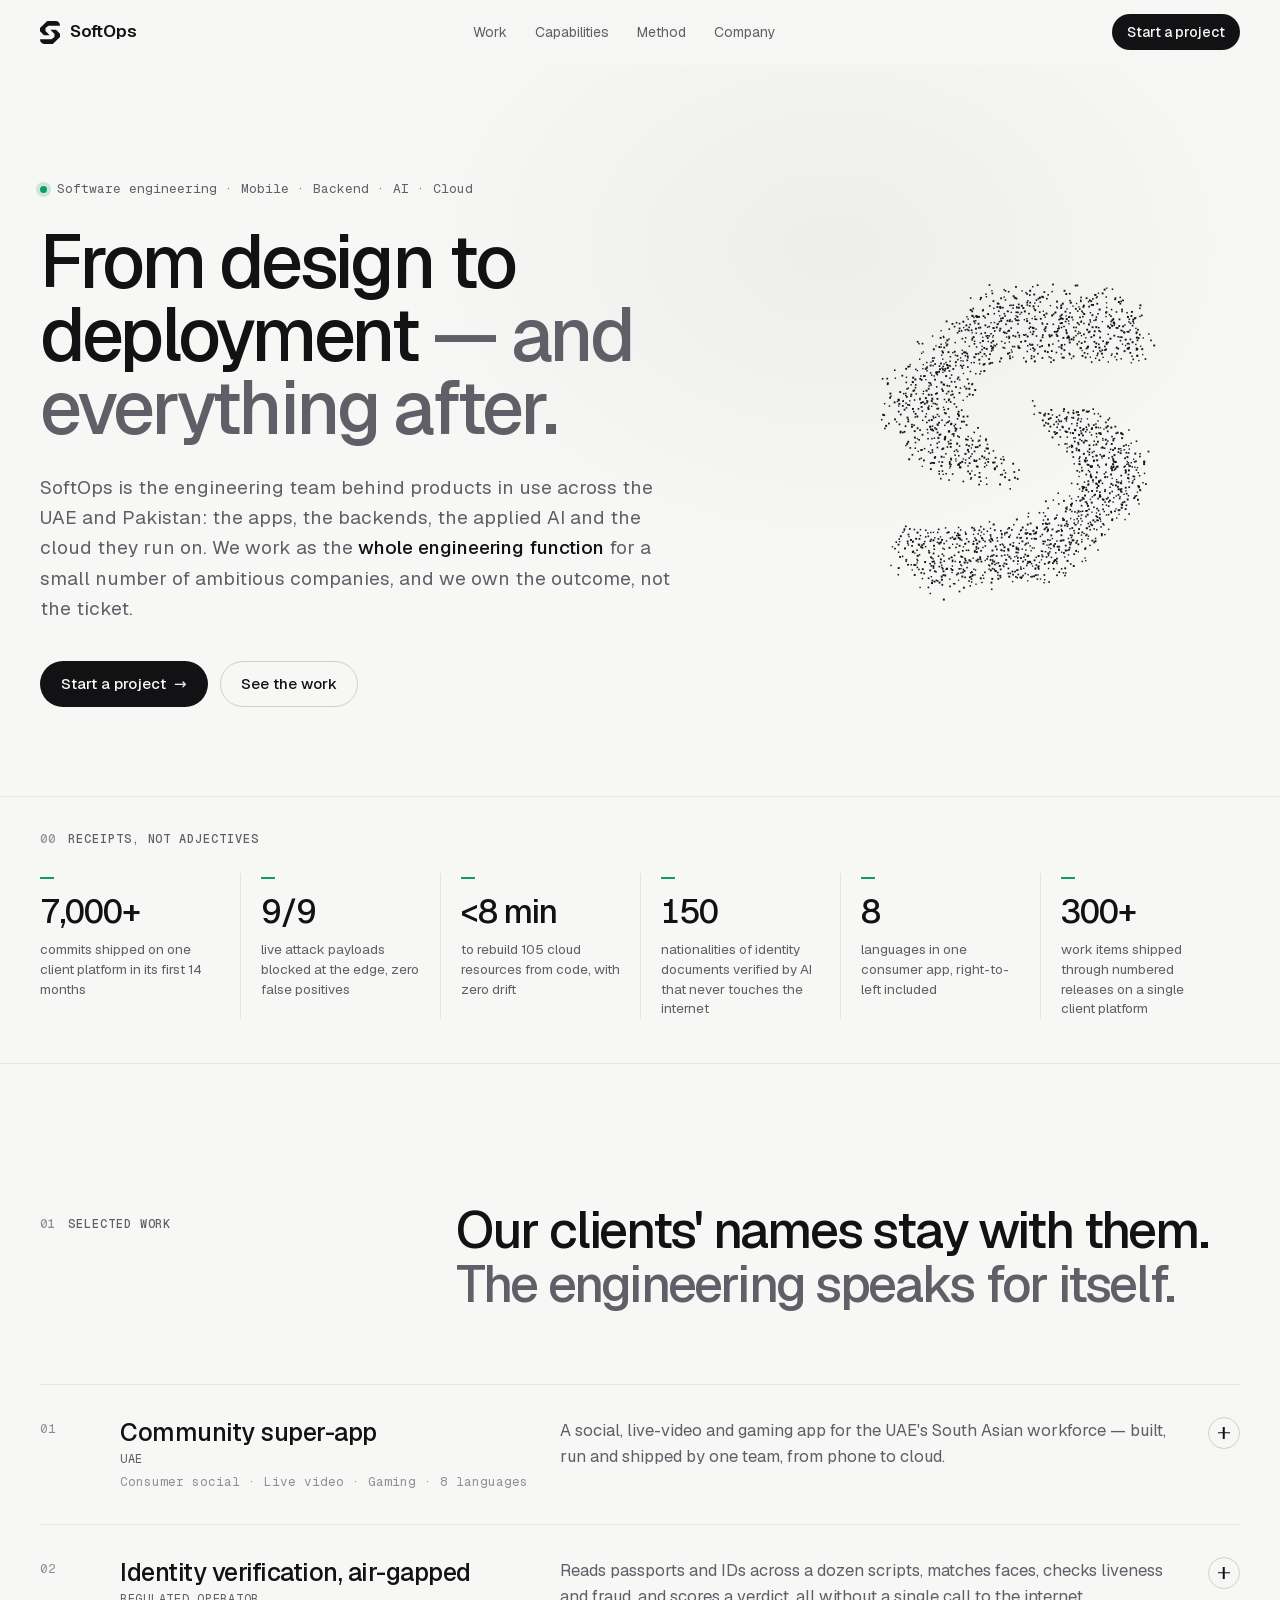
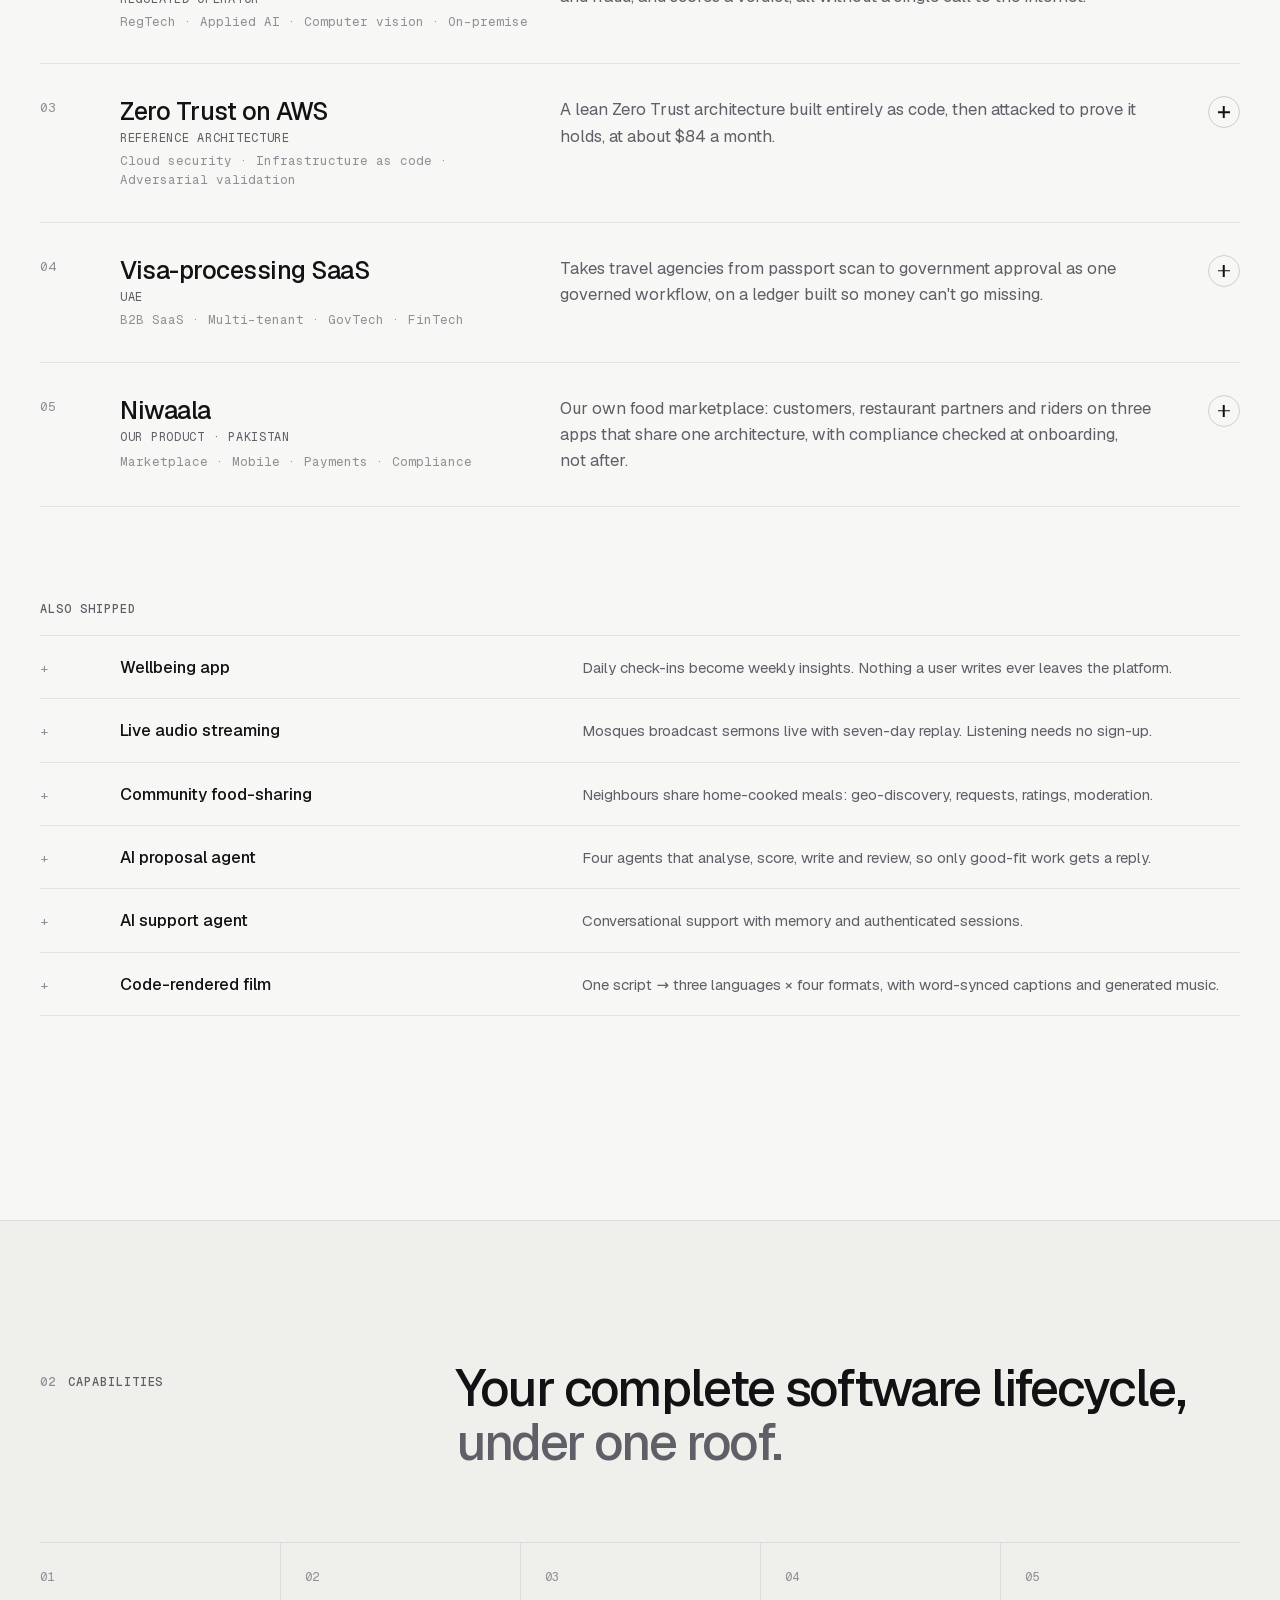
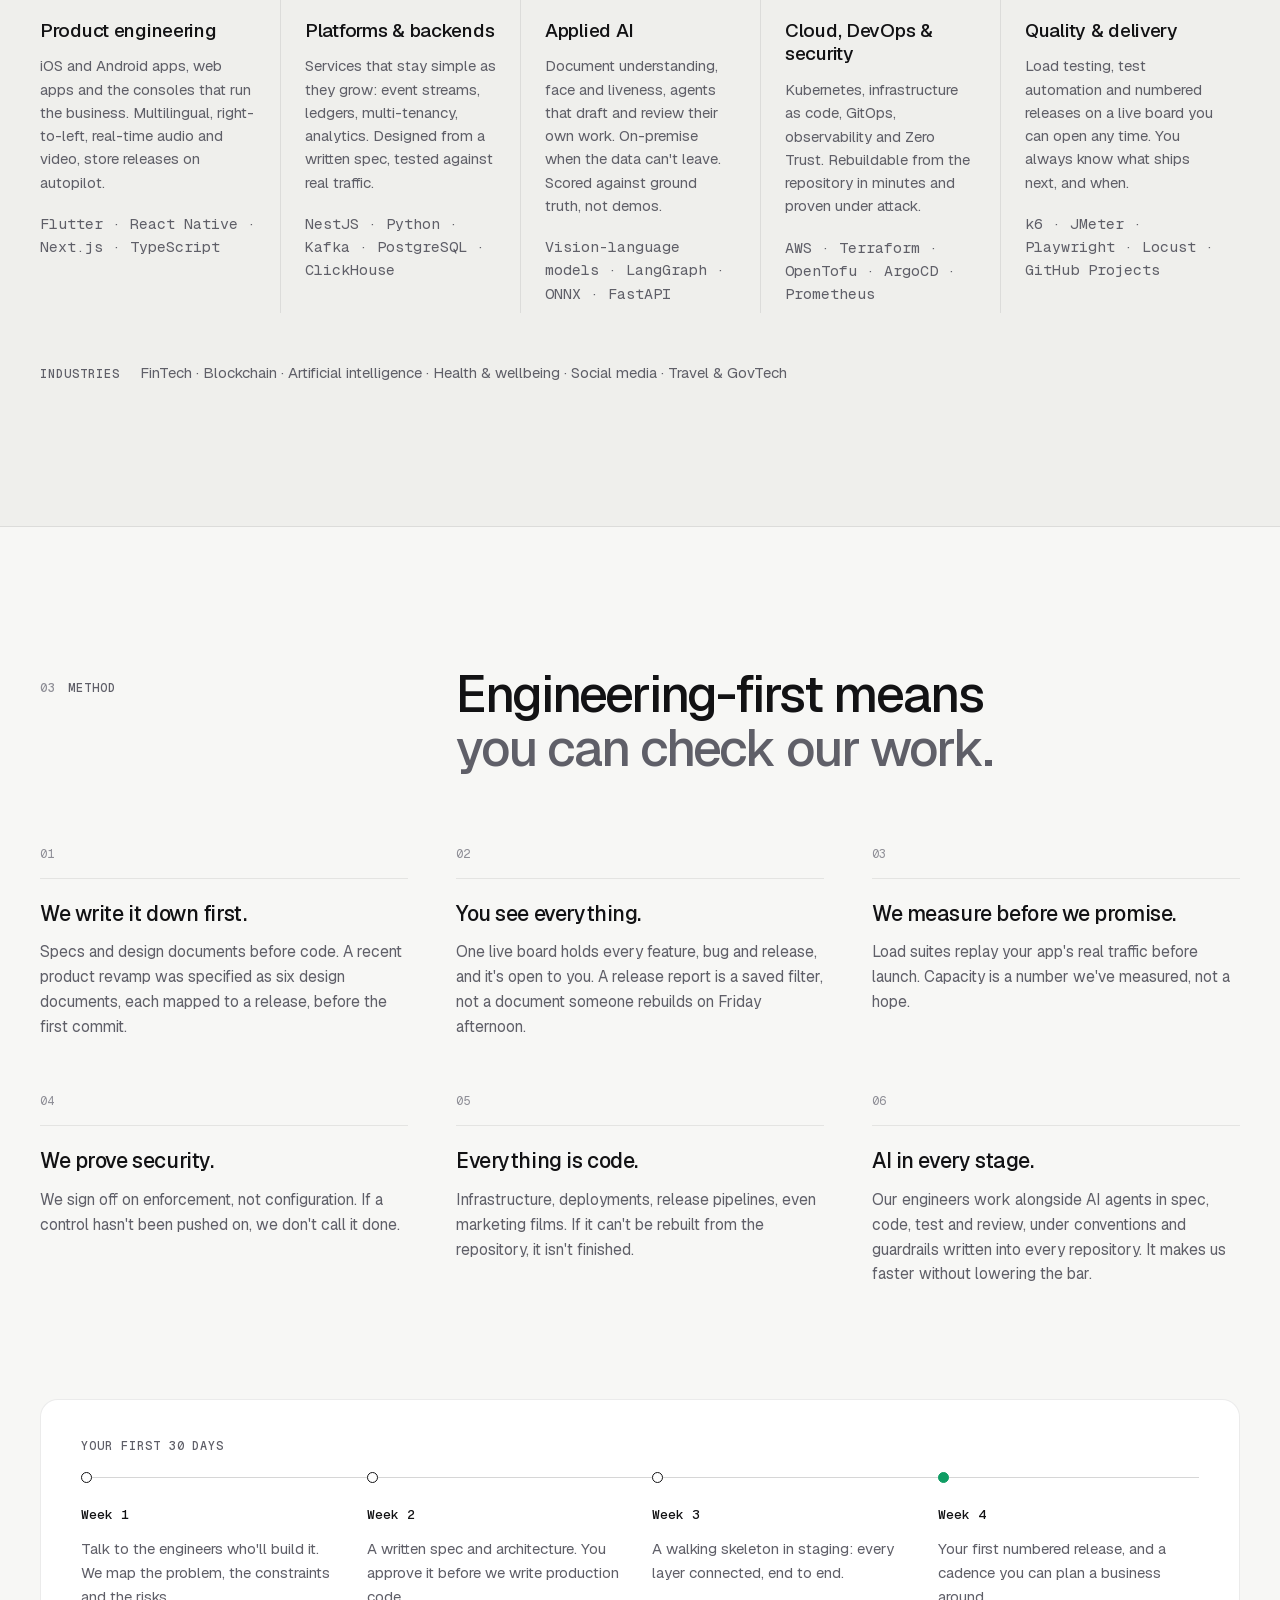
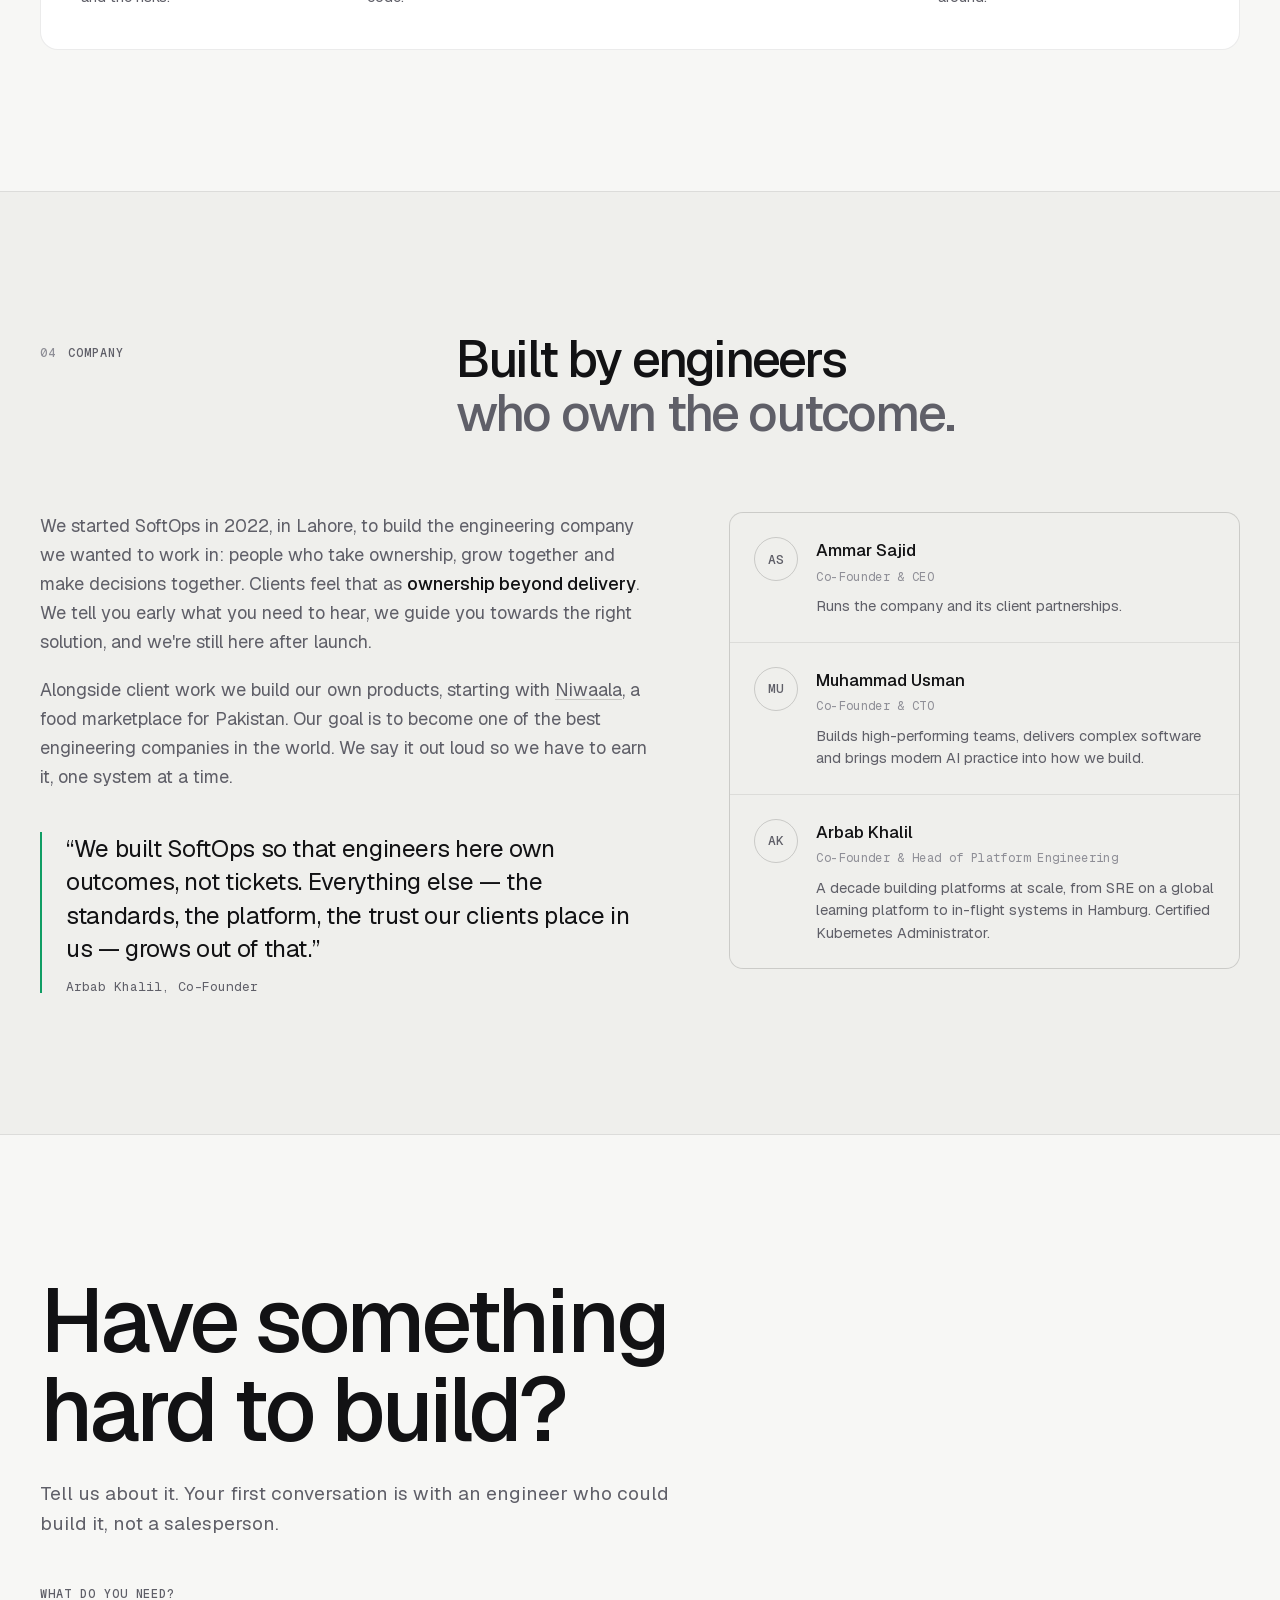
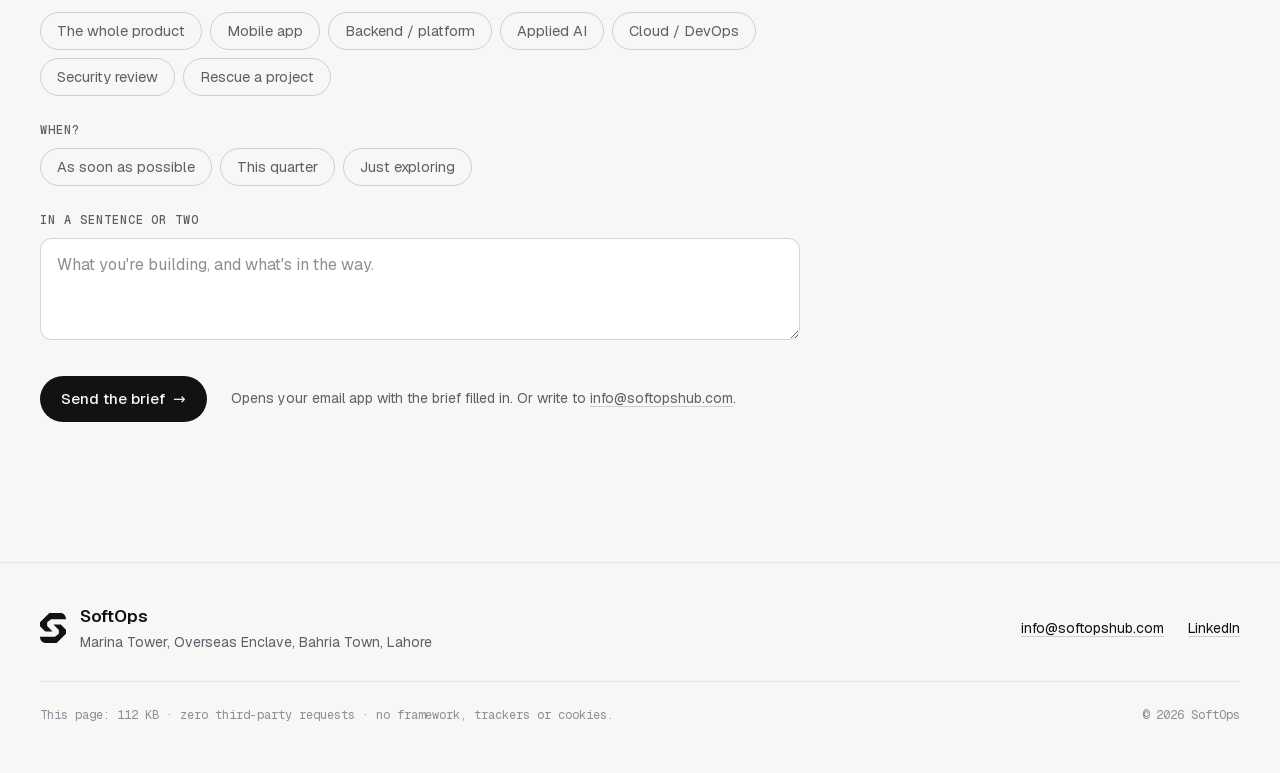
<file: index.html>
<!doctype html>
<html lang="en">
<head>
<meta charset="utf-8">
<meta name="viewport" content="width=device-width, initial-scale=1">
<title>SoftOps — From design to deployment, and everything after</title>
<meta name="description" content="SoftOps is a software engineering company for mobile, backend, applied AI and cloud. We work as the whole engineering function for a small number of ambitious companies — and we own the outcome.">
<link rel="canonical" href="https://softops.tech/">
<meta name="theme-color" content="#0b0b0c" media="(prefers-color-scheme: dark)">
<meta name="theme-color" content="#f7f7f5" media="(prefers-color-scheme: light)">
<meta name="color-scheme" content="dark light">

<meta property="og:type" content="website">
<meta property="og:url" content="https://softops.tech/">
<meta property="og:title" content="SoftOps — From design to deployment, and everything after">
<meta property="og:description" content="The whole engineering function for ambitious companies: mobile, backend, applied AI and cloud. Proven, not promised.">
<meta property="og:image" content="https://softops.tech/assets/img/og.png">
<meta property="og:image:width" content="1200">
<meta property="og:image:height" content="630">
<meta name="twitter:card" content="summary_large_image">

<link rel="icon" href="/assets/img/favicon.svg" type="image/svg+xml">
<link rel="apple-touch-icon" href="/assets/img/apple-touch-icon.png">
<link rel="preload" href="/assets/fonts/geist-latin.woff2" as="font" type="font/woff2" crossorigin>
<link rel="stylesheet" href="/assets/css/site.css">

<script type="application/ld+json">
{
  "@context": "https://schema.org",
  "@type": "Organization",
  "name": "SoftOps",
  "url": "https://softops.tech",
  "logo": "https://softops.tech/assets/img/apple-touch-icon.png",
  "foundingDate": "2022",
  "email": "info@softopshub.com",
  "address": {
    "@type": "PostalAddress",
    "streetAddress": "Marina Tower, Overseas Enclave, Bahria Town",
    "addressLocality": "Lahore",
    "addressCountry": "PK"
  },
  "sameAs": ["https://www.linkedin.com/company/softopshub"]
}
</script>
</head>
<body>
<a class="skip" href="#main">Skip to content</a>

<svg width="0" height="0" style="position:absolute" aria-hidden="true">
  <defs>
    <symbol id="mark" viewBox="0 0 178 204">
      <path d="M64 0H140C162 0 178 18 178 42H76L49 63V88L86 126H36L0 90V62Z"/>
      <path d="M114 204H38C16 204 0 186 0 162H102L129 141V116L92 78H142L178 114V142Z"/>
    </symbol>
  </defs>
</svg>

<header class="nav" id="top">
  <div class="wrap nav__in">
    <a class="brand" href="#top" aria-label="SoftOps — back to top">
      <svg class="brand__mark" aria-hidden="true"><use href="#mark"/></svg>
      <span>SoftOps</span>
    </a>
    <nav class="nav__links" aria-label="Primary">
      <a href="#work">Work</a>
      <a href="#capabilities">Capabilities</a>
      <a href="#method">Method</a>
      <a href="#company">Company</a>
    </nav>
    <a class="btn btn--sm" href="#contact">Start a project</a>
  </div>
</header>

<main id="main">

  <!-- Hero -->
  <section class="hero">
    <div class="wrap hero__in">
      <div class="hero__copy">
        <p class="eyebrow"><span class="dot" aria-hidden="true"></span>Software engineering · Mobile · Backend · AI · Cloud</p>
        <h1>From design to deployment<span class="h1__soft">&nbsp;— and everything after.</span></h1>
        <p class="lead">SoftOps is the engineering team behind products in use across the UAE and Pakistan: the apps, the backends, the applied AI and the cloud they run on. We work as the <em>whole engineering function</em> for a small number of ambitious companies, and we own the outcome, not the ticket.</p>
        <div class="hero__cta">
          <a class="btn" href="#contact">Start a project <span aria-hidden="true">→</span></a>
          <a class="btn btn--ghost" href="#work">See the work</a>
        </div>
      </div>
      <div class="hero__art" aria-hidden="true">
        <canvas id="assemble"></canvas>
        <svg class="hero__fallback"><use href="#mark"/></svg>
      </div>
    </div>
  </section>

  <!-- Receipts -->
  <section class="receipts" aria-labelledby="receipts-h">
    <div class="wrap">
      <h2 id="receipts-h" class="label"><span class="label__n">00</span>Receipts, not adjectives</h2>
      <ul class="receipts__grid">
        <li><b data-count="7000" data-suffix="+">7,000+</b><span>commits shipped on one client platform in its first 14 months</span></li>
        <li><b>9/9</b><span>live attack payloads blocked at the edge, zero false positives</span></li>
        <li><b>&lt;8 min</b><span>to rebuild 105 cloud resources from code, with zero drift</span></li>
        <li><b data-count="150">150</b><span>nationalities of identity documents verified by AI that never touches the internet</span></li>
        <li><b data-count="8">8</b><span>languages in one consumer app, right-to-left included</span></li>
        <li><b>300+</b><span>work items shipped through numbered releases on a single client platform</span></li>
      </ul>
    </div>
  </section>

  <!-- Work -->
  <section class="section" id="work" aria-labelledby="work-h">
    <div class="wrap">
      <div class="section__head">
        <h2 id="work-h" class="label"><span class="label__n">01</span>Selected work</h2>
        <p class="section__title">Our clients' names stay with them.<br><span class="muted">The engineering speaks for itself.</span></p>
      </div>

      <div class="cases">

        <details class="case" id="community-super-app">
          <summary>
            <span class="case__n">01</span>
            <span class="case__title">Community super-app<span class="case__where">UAE</span></span>
            <span class="case__line">A social, live-video and gaming app for the UAE's South Asian workforce — built, run and shipped by one team, from phone to cloud.</span>
            <span class="case__tags">Consumer social · Live video · Gaming · 8 languages</span>
            <span class="case__toggle" aria-hidden="true"></span>
          </summary>
          <div class="case__body">
            <div class="case__story">
              <h3>One partner, the whole stack.</h3>
              <p>The client needed one team that could own everything — app, platform, cloud and releases — and keep shipping every few weeks without seams between them. We are that team.</p>
              <ul class="built">
                <li>Flutter app in eight languages, with real-time voice and video inside games and live event rooms</li>
                <li>12 microservices on an event stream, with a columnar store behind in-app analytics</li>
                <li>Kubernetes on AWS, provisioned as code and deployed by GitOps across three environments</li>
                <li>Real-time media on self-hosted servers the client controls</li>
                <li>Load suites that replay the app's real traffic before every major launch</li>
                <li>Automated App Store and Google Play publishing; bilingual public site</li>
                <li>Code-rendered marketing films: one script, three languages, four formats</li>
              </ul>
              <p class="stack">Flutter · NestJS · Kafka · PostgreSQL · ClickHouse · LiveKit · Next.js · AWS EKS · Terraform · ArgoCD · k6</p>
            </div>
            <dl class="case__nums">
              <div><dt>7,000+</dt><dd>commits across mobile, backend, admin and infrastructure</dd></div>
              <div><dt>300+</dt><dd>work items shipped through numbered releases</dd></div>
              <div><dt>8 + 36</dt><dd>features and fixes in a single release, staged ahead of date</dd></div>
              <div><dt>0</dt><dd>per-minute vendor bills for live audio and video</dd></div>
            </dl>
          </div>
        </details>

        <details class="case" id="identity-verification">
          <summary>
            <span class="case__n">02</span>
            <span class="case__title">Identity verification, air-gapped<span class="case__where">Regulated operator</span></span>
            <span class="case__line">Reads passports and IDs across a dozen scripts, matches faces, checks liveness and fraud, and scores a verdict, all without a single call to the internet.</span>
            <span class="case__tags">RegTech · Applied AI · Computer vision · On-premise</span>
            <span class="case__toggle" aria-hidden="true"></span>
          </summary>
          <div class="case__body">
            <div class="case__story">
              <h3>AI that never phones home.</h3>
              <p>An operator processing visa applications needed automated verification in an environment where applicant data is not allowed to leave. So every model runs from disk, and "accuracy" means scored against ground truth, not a demo.</p>
              <ul class="built">
                <li>Vision-language OCR for six document types, from passports to bank statements</li>
                <li>Face matching across ID, passport and selfie, plus 1:N search to catch duplicates</li>
                <li>Liveness and document-fraud checks feeding a configurable policy engine</li>
                <li>Human review queues, an encrypted artifact vault, audit log and webhooks</li>
                <li>Three consoles: configuration, review and applicant capture</li>
              </ul>
              <p class="stack">Python · FastAPI · Vision-language models · DeepFace · ONNX · NestJS · PostgreSQL · RabbitMQ · MinIO</p>
            </div>
            <dl class="case__nums">
              <div><dt>16</dt><dd>services, up and healthy from a single command</dd></div>
              <div><dt>150</dt><dd>nationalities whose identity documents the platform verifies</dd></div>
              <div><dt>1,000</dt><dd>ground-truth cases every change is scored against</dd></div>
              <div><dt>v1→v17</dt><dd>face-matching releases in seven weeks, 82 tests</dd></div>
            </dl>
          </div>
        </details>

        <details class="case" id="zero-trust">
          <summary>
            <span class="case__n">03</span>
            <span class="case__title">Zero Trust on AWS<span class="case__where">Reference architecture</span></span>
            <span class="case__line">A lean Zero Trust architecture built entirely as code, then attacked to prove it holds, at about $84 a month.</span>
            <span class="case__tags">Cloud security · Infrastructure as code · Adversarial validation</span>
            <span class="case__toggle" aria-hidden="true"></span>
          </summary>
          <div class="case__body">
            <div class="case__story">
              <h3>Proven under attack, not on paper.</h3>
              <p>Can a smaller organisation afford real Zero Trust? We built a reference architecture to find out, and signed it off on enforcement rather than configuration. The question isn't "does the rule exist?" but "does it hold when something pushes on it?"</p>
              <ul class="built">
                <li>Ten infrastructure modules with remote state and locking</li>
                <li>Three-tier network with no NAT: no internet route from compute or data, at all</li>
                <li>Every cloud call through nine private endpoints</li>
                <li>Identity capped by permission boundaries that no admin override can exceed</li>
                <li>TLS 1.3-only edge with WAF, three encryption domains, locked backups</li>
              </ul>
              <p class="stack">AWS · OpenTofu · Fargate · WAF · KMS · GuardDuty · Go</p>
            </div>
            <dl class="case__nums">
              <div><dt>9/9</dt><dd>live attack payloads blocked, zero false positives</dd></div>
              <div><dt>&lt;8 min</dt><dd>to destroy and rebuild 105 resources; 77/77 tests passing</dd></div>
              <div><dt>720 ms</dt><dd>p99 under load with every control on, 0% errors</dd></div>
              <div><dt>~$84</dt><dd>a month to run: Zero Trust at SME budgets</dd></div>
            </dl>
          </div>
        </details>

        <details class="case" id="visa-saas">
          <summary>
            <span class="case__n">04</span>
            <span class="case__title">Visa-processing SaaS<span class="case__where">UAE</span></span>
            <span class="case__line">Takes travel agencies from passport scan to government approval as one governed workflow, on a ledger built so money can't go missing.</span>
            <span class="case__tags">B2B SaaS · Multi-tenant · GovTech · FinTech</span>
            <span class="case__toggle" aria-hidden="true"></span>
          </summary>
          <div class="case__body">
            <div class="case__story">
              <h3>Money you can audit.</h3>
              <p>Agencies, sub-agencies and agents share one platform, and each sees only its own world. Every application moves real money, so the ledger was designed before the screens.</p>
              <ul class="built">
                <li>11 services, with tenant identity stamped at the edge on every request</li>
                <li>National digital-identity sign-in; documents malware-scanned into isolated storage</li>
                <li>OCR with transliteration to pre-fill applications</li>
                <li>Double-entry wallet ledger with exactly one write path</li>
                <li>Saga-based charging with automatic reversal and a reconciliation sweep every minute</li>
              </ul>
              <p class="stack">NestJS · PostgreSQL · BullMQ · OpenTelemetry · Next.js</p>
            </div>
            <dl class="case__nums">
              <div><dt>11</dt><dd>services, delivered in vertical slices from a walking skeleton</dd></div>
              <div><dt>1</dt><dd>write path for every dirham that moves</dd></div>
              <div><dt>0</dt><dd>charges without an application, or applications without a charge</dd></div>
              <div><dt>60 s</dt><dd>between reconciliation sweeps that catch any mismatch</dd></div>
            </dl>
          </div>
        </details>

        <details class="case" id="food-marketplace">
          <summary>
            <span class="case__n">05</span>
            <span class="case__title">Niwaala<span class="case__where">Our product · Pakistan</span></span>
            <span class="case__line">Our own food marketplace: customers, restaurant partners and riders on three apps that share one architecture, with compliance checked at onboarding, not after.</span>
            <span class="case__tags">Marketplace · Mobile · Payments · Compliance</span>
            <span class="case__toggle" aria-hidden="true"></span>
          </summary>
          <div class="case__body">
            <div class="case__story">
              <h3>Three apps, one architecture.</h3>
              <p>Alongside client work, we build our own products, held to the same standard we ship for clients. A three-sided marketplace is really three products that have to agree on everything. One mobile architecture, one set of rules and one test trail from requirement to release keep them in step.</p>
              <ul class="built">
                <li>Customer, restaurant-partner and rider apps on a shared clean architecture</li>
                <li>Restaurant web portal and operations console</li>
                <li>11 services, including verification against food- and tax-authority records</li>
                <li>Payments and a wallet ledger; money held as integer minor units, never floats</li>
                <li>Spec-first QA with requirement-to-test traceability and production guardrails</li>
              </ul>
              <p class="stack">Flutter · Bloc · NestJS · PostgreSQL · Next.js · Playwright · OpenTelemetry</p>
            </div>
            <dl class="case__nums">
              <div><dt>3 + 2</dt><dd>mobile and web apps from one team</dd></div>
              <div><dt>11</dt><dd>backend services in one monorepo</dd></div>
              <div><dt>6</dt><dd>onboarding modules specified, traced and tested</dd></div>
              <div><dt>3</dt><dd>build flavours per app: dev, staging, production</dd></div>
            </dl>
          </div>
        </details>

      </div>

      <div class="also">
        <h3 class="label label--sm">Also shipped</h3>
        <ul>
          <li><b>Wellbeing app</b><span>Daily check-ins become weekly insights. Nothing a user writes ever leaves the platform.</span></li>
          <li><b>Live audio streaming</b><span>Mosques broadcast sermons live with seven-day replay. Listening needs no sign-up.</span></li>
          <li><b>Community food-sharing</b><span>Neighbours share home-cooked meals: geo-discovery, requests, ratings, moderation.</span></li>
          <li><b>AI proposal agent</b><span>Four agents that analyse, score, write and review, so only good-fit work gets a reply.</span></li>
          <li><b>AI support agent</b><span>Conversational support with memory and authenticated sessions.</span></li>
          <li><b>Code-rendered film</b><span>One script → three languages × four formats, with word-synced captions and generated music.</span></li>
          <li><b>Trading infrastructure</b><span>Strategy research, backtesting and deployment for automated trading, as code.</span></li>
        </ul>
      </div>
    </div>
  </section>

  <!-- Capabilities -->
  <section class="section section--alt" id="capabilities" aria-labelledby="cap-h">
    <div class="wrap">
      <div class="section__head">
        <h2 id="cap-h" class="label"><span class="label__n">02</span>Capabilities</h2>
        <p class="section__title">Your complete software lifecycle,<br><span class="muted">under one roof.</span></p>
      </div>
      <ol class="caps">
        <li>
          <h3>Product engineering</h3>
          <p>iOS and Android apps, web apps and the consoles that run the business. Multilingual, right-to-left, real-time audio and video, store releases on autopilot.</p>
          <p class="stack">Flutter · React Native · Next.js · TypeScript</p>
        </li>
        <li>
          <h3>Platforms &amp; backends</h3>
          <p>Services that stay simple as they grow: event streams, ledgers, multi-tenancy, analytics. Designed from a written spec, tested against real traffic.</p>
          <p class="stack">NestJS · Python · Kafka · PostgreSQL · ClickHouse</p>
        </li>
        <li>
          <h3>Applied AI</h3>
          <p>Document understanding, face and liveness, agents that draft and review their own work. On-premise when the data can't leave. Scored against ground truth, not demos.</p>
          <p class="stack">Vision-language models · LangGraph · ONNX · FastAPI</p>
        </li>
        <li>
          <h3>Cloud, DevOps &amp; security</h3>
          <p>Kubernetes, infrastructure as code, GitOps, observability and Zero Trust. Rebuildable from the repository in minutes and proven under attack.</p>
          <p class="stack">AWS · Terraform · OpenTofu · ArgoCD · Prometheus</p>
        </li>
        <li>
          <h3>Quality &amp; delivery</h3>
          <p>Load testing, test automation and numbered releases on a live board you can open any time. You always know what ships next, and when.</p>
          <p class="stack">k6 · JMeter · Playwright · Locust · GitHub Projects</p>
        </li>
      </ol>
      <p class="industries"><span class="label label--sm">Industries</span> FinTech · Blockchain · Artificial intelligence · Health &amp; wellbeing · Social media · Travel &amp; GovTech</p>
    </div>
  </section>

  <!-- Method -->
  <section class="section" id="method" aria-labelledby="method-h">
    <div class="wrap">
      <div class="section__head">
        <h2 id="method-h" class="label"><span class="label__n">03</span>Method</h2>
        <p class="section__title">Engineering-first means<br><span class="muted">you can check our work.</span></p>
      </div>
      <ol class="principles">
        <li><h3>We write it down first.</h3><p>Specs and design documents before code. A recent product revamp was specified as six design documents, each mapped to a release, before the first commit.</p></li>
        <li><h3>You see everything.</h3><p>One live board holds every feature, bug and release, and it's open to you. A release report is a saved filter, not a document someone rebuilds on Friday afternoon.</p></li>
        <li><h3>We measure before we promise.</h3><p>Load suites replay your app's real traffic before launch. Capacity is a number we've measured, not a hope.</p></li>
        <li><h3>We prove security.</h3><p>We sign off on enforcement, not configuration. If a control hasn't been pushed on, we don't call it done.</p></li>
        <li><h3>Everything is code.</h3><p>Infrastructure, deployments, release pipelines, even marketing films. If it can't be rebuilt from the repository, it isn't finished.</p></li>
        <li><h3>AI in every stage.</h3><p>Our engineers work alongside AI agents in spec, code, test and review, under conventions and guardrails written into every repository. It makes us faster without lowering the bar.</p></li>
      </ol>

      <div class="first30">
        <h3 class="label label--sm">Your first 30 days</h3>
        <ol>
          <li><span>Week 1</span><p>Talk to the engineers who'll build it. We map the problem, the constraints and the risks.</p></li>
          <li><span>Week 2</span><p>A written spec and architecture. You approve it before we write production code.</p></li>
          <li><span>Week 3</span><p>A walking skeleton in staging: every layer connected, end to end.</p></li>
          <li><span>Week 4</span><p>Your first numbered release, and a cadence you can plan a business around.</p></li>
        </ol>
      </div>
    </div>
  </section>

  <!-- Company -->
  <section class="section section--alt" id="company" aria-labelledby="company-h">
    <div class="wrap">
      <div class="section__head">
        <h2 id="company-h" class="label"><span class="label__n">04</span>Company</h2>
        <p class="section__title">Built by engineers<br><span class="muted">who own the outcome.</span></p>
      </div>
      <div class="company">
        <div class="company__text">
          <p>We started SoftOps in 2022, in Lahore, to build the engineering company we wanted to work in: people who take ownership, grow together and make decisions together. Clients feel that as <em>ownership beyond delivery</em>. We tell you early what you need to hear, we guide you towards the right solution, and we're still here after launch.</p>
          <p>Alongside client work we build our own products, starting with <a href="#food-marketplace">Niwaala</a>, a food marketplace for Pakistan. Our goal is to become one of the best engineering companies in the world. We say it out loud so we have to earn it, one system at a time.</p>
          <blockquote>
            <p>“We built SoftOps so that engineers here own outcomes, not tickets. Everything else — the standards, the platform, the trust our clients place in us — grows out of that.”</p>
            <footer>Arbab Khalil, Co-Founder</footer>
          </blockquote>
        </div>
        <ul class="founders">
          <li>
            <span class="founders__i" aria-hidden="true">AS</span>
            <div><b>Ammar Sajid</b><span class="founders__role">Co-Founder &amp; CEO</span><p>Runs the company and its client partnerships.</p></div>
          </li>
          <li>
            <span class="founders__i" aria-hidden="true">MU</span>
            <div><b>Muhammad Usman</b><span class="founders__role">Co-Founder &amp; CTO</span><p>Builds high-performing teams, delivers complex software and brings modern AI practice into how we build.</p></div>
          </li>
          <li>
            <span class="founders__i" aria-hidden="true">AK</span>
            <div><b>Arbab Khalil</b><span class="founders__role">Co-Founder &amp; Head of Platform Engineering</span><p>A decade building platforms at scale, from SRE on a global learning platform to in-flight systems in Hamburg. Certified Kubernetes Administrator.</p></div>
          </li>
        </ul>
      </div>
    </div>
  </section>

  <!-- Contact -->
  <section class="section contact" id="contact" aria-labelledby="contact-h">
    <div class="wrap">
      <h2 id="contact-h" class="contact__title">Have something hard to build?</h2>
      <p class="lead">Tell us about it. Your first conversation is with an engineer who could build it, not a salesperson.</p>

      <form class="brief" id="brief" action="mailto:info@softopshub.com" method="get" enctype="text/plain">
        <fieldset>
          <legend>What do you need?</legend>
          <div class="chips">
            <label><input type="checkbox" name="need" value="The whole product"><span>The whole product</span></label>
            <label><input type="checkbox" name="need" value="Mobile app"><span>Mobile app</span></label>
            <label><input type="checkbox" name="need" value="Backend / platform"><span>Backend / platform</span></label>
            <label><input type="checkbox" name="need" value="Applied AI"><span>Applied AI</span></label>
            <label><input type="checkbox" name="need" value="Cloud / DevOps"><span>Cloud / DevOps</span></label>
            <label><input type="checkbox" name="need" value="Security review"><span>Security review</span></label>
            <label><input type="checkbox" name="need" value="Rescue a project"><span>Rescue a project</span></label>
          </div>
        </fieldset>
        <fieldset>
          <legend>When?</legend>
          <div class="chips">
            <label><input type="radio" name="when" value="As soon as possible"><span>As soon as possible</span></label>
            <label><input type="radio" name="when" value="This quarter"><span>This quarter</span></label>
            <label><input type="radio" name="when" value="Exploring"><span>Just exploring</span></label>
          </div>
        </fieldset>
        <label class="field">
          <span>In a sentence or two</span>
          <textarea name="about" rows="3" placeholder="What you're building, and what's in the way."></textarea>
        </label>
        <div class="brief__go">
          <button class="btn" type="submit">Send the brief <span aria-hidden="true">→</span></button>
          <p class="muted">Opens your email app with the brief filled in. Or write to <a href="mailto:info@softopshub.com">info@softopshub.com</a>.</p>
        </div>
        <div class="brief__sent" id="brief-sent" role="status" hidden>
          <p><b>Your brief is ready.</b> <span class="muted">If your email app didn't open, send it another way:</span></p>
          <div class="brief__alts">
            <a class="btn btn--ghost btn--sm" id="via-gmail" href="https://mail.google.com/" target="_blank" rel="noopener">Open in Gmail</a>
            <a class="btn btn--ghost btn--sm" id="via-outlook" href="https://outlook.office.com/mail/" target="_blank" rel="noopener">Open in Outlook</a>
            <button class="btn btn--ghost btn--sm" id="copy-brief" type="button">Copy brief</button>
          </div>
        </div>
      </form>
    </div>
  </section>

</main>

<footer class="foot">
  <div class="wrap foot__in">
    <div class="foot__brand">
      <svg class="brand__mark" aria-hidden="true"><use href="#mark"/></svg>
      <div>
        <b>SoftOps</b>
        <p class="muted">Marina Tower, Overseas Enclave, Bahria Town, Lahore</p>
      </div>
    </div>
    <nav class="foot__links" aria-label="Footer">
      <a href="mailto:info@softopshub.com">info@softopshub.com</a>
      <a href="https://www.linkedin.com/company/softopshub" rel="noopener">LinkedIn</a>
    </nav>
    <p class="foot__meta mono">
      <span id="weight">This page: no framework, no trackers, no cookies.</span>
      <span>© <span id="year">2026</span> SoftOps</span>
    </p>
  </div>
</footer>

<script src="/assets/js/site.js" defer></script>
</body>
</html>
</file>
<file: assets/css/site.css>
/* SoftOps — site styles. No framework; tokens first, then layout, then sections. */

@font-face {
  font-family: "Geist";
  src: url("/assets/fonts/geist-latin.woff2") format("woff2");
  font-weight: 300 700;
  font-style: normal;
  font-display: swap;
}
@font-face {
  font-family: "Geist Mono";
  src: url("/assets/fonts/geist-mono-latin.woff2") format("woff2");
  font-weight: 400 500;
  font-style: normal;
  font-display: swap;
}

:root {
  --bg: #0b0b0c;
  --bg-alt: #0f0f11;
  --surface: #141416;
  --line: rgba(255, 255, 255, 0.08);
  --line-strong: rgba(255, 255, 255, 0.16);
  --text: #ededef;
  --muted: #8b8b94;
  --faint: #5d5d66;
  --accent: #3ddc97;          /* "operational" — used only for proof marks */
  --btn-bg: #ededef;
  --btn-text: #0b0b0c;
  --glow: rgba(255, 255, 255, 0.06);

  --sans: "Geist", ui-sans-serif, system-ui, -apple-system, "Segoe UI", Roboto, sans-serif;
  --mono: "Geist Mono", ui-monospace, "SF Mono", Menlo, Consolas, monospace;

  --wrap: 1200px;
  --gutter: clamp(16px, 4vw, 40px);
  --radius: 14px;
  --ease: cubic-bezier(0.2, 0.7, 0.2, 1);
}

@media (prefers-color-scheme: light) {
  :root {
    --bg: #f7f7f5;
    --bg-alt: #efefec;
    --surface: #ffffff;
    --line: rgba(0, 0, 0, 0.08);
    --line-strong: rgba(0, 0, 0, 0.16);
    --text: #121214;
    --muted: #5f5f68;
    --faint: #8e8e96;
    --accent: #0f9d64;
    --btn-bg: #121214;
    --btn-text: #f7f7f5;
    --glow: rgba(0, 0, 0, 0.04);
  }
}

*, *::before, *::after { box-sizing: border-box; }
html { -webkit-text-size-adjust: 100%; scroll-behavior: smooth; scroll-padding-top: 80px; }
@media (prefers-reduced-motion: reduce) { html { scroll-behavior: auto; } }

body {
  margin: 0;
  background: var(--bg);
  color: var(--text);
  font: 400 17px/1.6 var(--sans);
  font-feature-settings: "ss01", "cv11";
  -webkit-font-smoothing: antialiased;
  text-rendering: optimizeLegibility;
  overflow-x: hidden;
}

h1, h2, h3, p, ul, ol, dl, dd, blockquote, figure { margin: 0; }
ul, ol { padding: 0; list-style: none; }
a { color: inherit; text-decoration-color: var(--line-strong); text-underline-offset: 3px; }
a:hover { text-decoration-color: currentColor; }
em { font-style: normal; color: var(--text); font-weight: 500; }
::selection { background: var(--accent); color: #0b0b0c; }
:focus-visible { outline: 2px solid var(--accent); outline-offset: 3px; border-radius: 6px; }

.wrap { width: 100%; max-width: calc(var(--wrap) + var(--gutter) * 2); margin: 0 auto; padding: 0 var(--gutter); }
.muted { color: var(--muted); }
.mono { font-family: var(--mono); }

.skip {
  position: absolute; left: 12px; top: -60px; z-index: 100;
  background: var(--btn-bg); color: var(--btn-text); padding: 8px 14px; border-radius: 8px;
}
.skip:focus { top: 12px; }

/* ---------- Buttons ---------- */
.btn {
  display: inline-flex; align-items: center; gap: 8px;
  height: 46px; padding: 0 20px; border-radius: 999px;
  background: var(--btn-bg); color: var(--btn-text);
  font: 500 15px/1 var(--sans); text-decoration: none; border: 1px solid transparent;
  cursor: pointer; transition: transform .2s var(--ease), opacity .2s;
}
.btn:hover { transform: translateY(-1px); }
.btn:active { transform: translateY(0); opacity: .85; }
.btn span { transition: transform .2s var(--ease); }
.btn:hover span { transform: translateX(3px); }
.btn--ghost { background: transparent; color: var(--text); border-color: var(--line-strong); }
.btn--sm { height: 36px; padding: 0 14px; font-size: 14px; }

/* ---------- Labels ---------- */
.label {
  display: flex; align-items: center; gap: 12px;
  font: 500 12px/1 var(--mono); letter-spacing: .08em; text-transform: uppercase; color: var(--muted);
}
.label__n { color: var(--faint); }
.label--sm { margin-bottom: 20px; }

/* ---------- Nav ---------- */
.nav {
  position: sticky; top: 0; z-index: 50;
  background: color-mix(in srgb, var(--bg) 78%, transparent);
  backdrop-filter: saturate(1.4) blur(14px);
  -webkit-backdrop-filter: saturate(1.4) blur(14px);
  border-bottom: 1px solid transparent;
  transition: border-color .3s;
}
.nav.is-scrolled { border-bottom-color: var(--line); }
.nav__in { display: flex; align-items: center; justify-content: space-between; height: 64px; gap: 24px; }
.brand { display: inline-flex; align-items: center; gap: 10px; text-decoration: none; font-weight: 600; letter-spacing: -.01em; }
.brand__mark { width: 20px; height: 23px; fill: currentColor; flex: none; }
.nav__links { display: flex; gap: 28px; font-size: 14px; }
.nav__links a { color: var(--muted); text-decoration: none; transition: color .2s; }
.nav__links a:hover { color: var(--text); }
@media (max-width: 760px) { .nav__links { display: none; } }

/* ---------- Hero ---------- */
.hero { position: relative; padding: clamp(48px, 9vw, 120px) 0 clamp(40px, 7vw, 96px); }
.hero::before {
  content: ""; position: absolute; inset: -20% 0 auto 30%; height: 90%;
  background: radial-gradient(closest-side, var(--glow), transparent);
  pointer-events: none;
}
.hero__in { position: relative; display: grid; grid-template-columns: 1.65fr 1fr; gap: clamp(24px, 4vw, 56px); align-items: center; }
.eyebrow { display: flex; align-items: center; gap: 10px; font: 400 13px/1.4 var(--mono); color: var(--muted); margin-bottom: 28px; }
.dot { width: 7px; height: 7px; border-radius: 50%; background: var(--accent); box-shadow: 0 0 0 4px color-mix(in srgb, var(--accent) 18%, transparent); flex: none; }
h1 {
  font-size: clamp(42px, 5.8vw, 82px); line-height: .98; letter-spacing: -.045em; font-weight: 500;
  text-wrap: balance;
}
.h1__soft { color: var(--muted); }
.lead { margin-top: 28px; max-width: 34em; font-size: clamp(17px, 1.6vw, 19px); color: var(--muted); text-wrap: pretty; }
.hero__cta { display: flex; flex-wrap: wrap; gap: 12px; margin-top: 36px; }
.hero__art { position: relative; aspect-ratio: 1 / 1.05; width: 100%; max-width: 520px; justify-self: end; }
.hero__art canvas { position: absolute; inset: 0; width: 100%; height: 100%; }
.hero__fallback { position: absolute; inset: 18%; width: 64%; height: 64%; fill: var(--text); opacity: 0; }
.no-canvas .hero__fallback { opacity: 1; }
@media (max-width: 900px) {
  .hero__in { grid-template-columns: 1fr; }
  .hero__art { order: -1; max-width: 260px; justify-self: start; margin-bottom: 8px; }
}

/* ---------- Receipts ---------- */
.receipts { border-top: 1px solid var(--line); border-bottom: 1px solid var(--line); padding: 36px 0 44px; }
.receipts__grid {
  display: grid; grid-template-columns: repeat(6, 1fr); gap: 0; margin-top: 28px;
}
.receipts__grid li { padding: 4px 20px 0 0; }
.receipts__grid li + li { border-left: 1px solid var(--line); padding-left: 20px; }
.receipts__grid b {
  display: block; font: 500 clamp(26px, 2.6vw, 34px)/1 var(--sans); letter-spacing: -.03em;
  font-variant-numeric: tabular-nums;
}
.receipts__grid b::before {
  content: ""; display: block; width: 14px; height: 2px; background: var(--accent); margin-bottom: 16px;
}
.receipts__grid span { display: block; margin-top: 12px; font-size: 13.5px; line-height: 1.45; color: var(--muted); }
@media (max-width: 1080px) {
  .receipts__grid { grid-template-columns: repeat(3, 1fr); row-gap: 32px; }
  .receipts__grid li:nth-child(3n + 1) { border-left: 0; padding-left: 0; }
}
@media (max-width: 560px) {
  .receipts__grid { grid-template-columns: repeat(2, 1fr); }
  .receipts__grid li:nth-child(3n + 1) { border-left: 1px solid var(--line); padding-left: 16px; }
  .receipts__grid li:nth-child(2n + 1) { border-left: 0; padding-left: 0; }
  .receipts__grid li + li { padding-left: 16px; }
  .receipts__grid li { padding-right: 12px; }
}

/* ---------- Sections ---------- */
.section { padding: clamp(72px, 11vw, 144px) 0; }
.section--alt { background: var(--bg-alt); border-top: 1px solid var(--line); border-bottom: 1px solid var(--line); }
.section__head { display: grid; grid-template-columns: 1fr 2fr; gap: 24px; align-items: start; margin-bottom: clamp(40px, 6vw, 72px); }
.section__head .label { padding-top: 14px; }
.section__title { font-size: clamp(30px, 4vw, 52px); line-height: 1.05; letter-spacing: -.035em; font-weight: 500; text-wrap: balance; }
@media (max-width: 760px) { .section__head { grid-template-columns: 1fr; } .section__head .label { padding-top: 0; } }

/* ---------- Case files ---------- */
.cases { border-top: 1px solid var(--line); }
.case { border-bottom: 1px solid var(--line); }
.case > summary {
  list-style: none; cursor: pointer;
  display: grid; grid-template-columns: 56px 1fr 1.5fr 32px; grid-template-areas: "n title line toggle" "n tags line toggle";
  column-gap: 24px; row-gap: 8px; padding: 32px 0; align-items: start;
  transition: opacity .2s;
}
.case > summary::-webkit-details-marker { display: none; }
.case__n { grid-area: n; font: 400 13px/1.9 var(--mono); color: var(--faint); }
.case__title { grid-area: title; font-size: clamp(20px, 2vw, 25px); line-height: 1.2; font-weight: 500; letter-spacing: -.02em; }
.case__where { display: block; margin-top: 6px; font: 400 12px/1 var(--mono); letter-spacing: .06em; text-transform: uppercase; color: var(--muted); }
.case__tags { grid-area: tags; font: 400 12.5px/1.5 var(--mono); color: var(--faint); }
.case__line { grid-area: line; color: var(--muted); font-size: 16.5px; text-wrap: pretty; }
.case__toggle { grid-area: toggle; position: relative; width: 32px; height: 32px; border: 1px solid var(--line-strong); border-radius: 50%; transition: transform .35s var(--ease), background .2s; }
.case__toggle::before, .case__toggle::after { content: ""; position: absolute; left: 50%; top: 50%; width: 12px; height: 1.5px; background: var(--text); transform: translate(-50%, -50%); }
.case__toggle::after { transform: translate(-50%, -50%) rotate(90deg); transition: transform .35s var(--ease); }
.case[open] .case__toggle::after { transform: translate(-50%, -50%) rotate(0deg); }
.case > summary:hover .case__toggle { background: var(--surface); }
.case > summary:hover .case__title { text-decoration: underline; text-decoration-color: var(--line-strong); text-underline-offset: 5px; }

.case::details-content { block-size: 0; overflow: hidden; transition: block-size .45s var(--ease), content-visibility .45s allow-discrete; }
.case[open]::details-content { block-size: auto; }
@supports (interpolate-size: allow-keywords) { :root { interpolate-size: allow-keywords; } }

.case__body { display: grid; grid-template-columns: 56px 1.1fr 1fr; column-gap: 24px; padding: 0 0 48px; }
.case__story { grid-column: 2; }
.case__story h3 { font-size: clamp(22px, 2.4vw, 30px); letter-spacing: -.025em; font-weight: 500; line-height: 1.15; }
.case__story > p { margin-top: 16px; color: var(--muted); max-width: 36em; }
.built { margin-top: 24px; display: grid; gap: 10px; }
.built li { position: relative; padding-left: 26px; font-size: 15.5px; line-height: 1.5; }
.built li::before { content: ""; position: absolute; left: 2px; top: .45em; width: 9px; height: 5px; border-left: 1.5px solid var(--accent); border-bottom: 1.5px solid var(--accent); transform: rotate(-45deg); }
.stack { margin-top: 24px; font: 400 12.5px/1.6 var(--mono); color: var(--faint); }
.case__nums { grid-column: 3; display: grid; grid-template-columns: 1fr 1fr; gap: 1px; background: var(--line); border: 1px solid var(--line); border-radius: var(--radius); overflow: hidden; align-self: start; }
.case__nums div { background: var(--surface); padding: 22px 20px 24px; }
.case__nums dt { font: 500 clamp(26px, 2.6vw, 34px)/1 var(--sans); letter-spacing: -.03em; font-variant-numeric: tabular-nums; }
.case__nums dd { margin-top: 10px; font-size: 13.5px; line-height: 1.45; color: var(--muted); }

@media (max-width: 900px) {
  .case > summary { grid-template-columns: 36px 1fr 32px; grid-template-areas: "n title toggle" "n line line" "n tags tags"; column-gap: 14px; padding: 26px 0; }
  .case__body { grid-template-columns: 36px 1fr; column-gap: 14px; row-gap: 32px; }
  .case__nums { grid-column: 2; }
}
@media (max-width: 480px) {
  .case > summary { grid-template-columns: 1fr 32px; grid-template-areas: "n toggle" "title toggle" "line line" "tags tags"; }
  .case__body { grid-template-columns: 1fr; }
  .case__story, .case__nums { grid-column: 1; }
  .case__nums dt { font-size: 24px; }
  .case__nums div { padding: 18px 14px 20px; }
}

.also { margin-top: clamp(56px, 8vw, 96px); }
.also ul { border-top: 1px solid var(--line); }
.also li { display: grid; grid-template-columns: 56px 1fr 1.5fr; column-gap: 24px; padding: 18px 0; border-bottom: 1px solid var(--line); align-items: baseline; }
.also li::before { content: "+"; font: 400 13px/1 var(--mono); color: var(--faint); }
.also b { font-weight: 500; font-size: 16.5px; }
.also span { font-size: 15px; color: var(--muted); line-height: 1.5; }
@media (max-width: 900px) { .also li { grid-template-columns: 36px 1fr; column-gap: 14px; row-gap: 4px; } .also span { grid-column: 2; } }
@media (max-width: 480px) { .also li { grid-template-columns: 1fr; } .also li::before { display: none; } .also span { grid-column: 1; } }

/* ---------- Capabilities ---------- */
.caps { display: grid; grid-template-columns: repeat(5, 1fr); counter-reset: cap; border-top: 1px solid var(--line); }
.caps li { counter-increment: cap; padding: 28px 24px 8px 0; }
.caps li + li { padding-left: 24px; border-left: 1px solid var(--line); }
.caps li::before { content: counter(cap, decimal-leading-zero); display: block; font: 400 12px/1 var(--mono); color: var(--faint); margin-bottom: 36px; }
.caps h3 { font-size: 19px; font-weight: 500; letter-spacing: -.015em; line-height: 1.25; }
.caps p { margin-top: 12px; font-size: 15px; color: var(--muted); line-height: 1.55; }
.caps .stack { margin-top: 18px; }
@media (max-width: 1080px) {
  .caps { grid-template-columns: repeat(2, 1fr); }
  .caps li, .caps li + li { padding: 28px 24px 28px 0; border-left: 0; border-bottom: 1px solid var(--line); }
  .caps li:nth-child(2n) { padding-left: 24px; border-left: 1px solid var(--line); }
}
@media (max-width: 600px) {
  .caps { grid-template-columns: 1fr; }
  .caps li:nth-child(2n) { padding-left: 0; border-left: 0; }
  .caps li::before { margin-bottom: 16px; }
}
.industries { margin-top: 48px; display: flex; flex-wrap: wrap; align-items: baseline; gap: 8px 20px; color: var(--muted); font-size: 15px; }
.industries .label { margin: 0; }

/* ---------- Method ---------- */
.principles { display: grid; grid-template-columns: repeat(3, 1fr); gap: 56px 48px; counter-reset: p; }
.principles li { counter-increment: p; }
.principles li::before { content: counter(p, decimal-leading-zero); display: block; font: 400 12px/1 var(--mono); color: var(--faint); padding-bottom: 18px; margin-bottom: 18px; border-bottom: 1px solid var(--line); }
.principles h3 { font-size: 21px; font-weight: 500; letter-spacing: -.02em; }
.principles p { margin-top: 10px; color: var(--muted); font-size: 15.5px; }
@media (max-width: 900px) { .principles { grid-template-columns: 1fr 1fr; gap: 40px 32px; } }
@media (max-width: 600px) { .principles { grid-template-columns: 1fr; } }

.first30 { margin-top: clamp(64px, 9vw, 112px); padding: clamp(24px, 4vw, 40px); border: 1px solid var(--line); border-radius: calc(var(--radius) + 4px); background: var(--surface); }
.first30 ol { display: grid; grid-template-columns: repeat(4, 1fr); gap: 24px; position: relative; }
.first30 li { position: relative; padding-top: 28px; }
.first30 li::before { content: ""; position: absolute; top: 5px; left: 0; right: -24px; height: 1px; background: var(--line-strong); }
.first30 li:last-child::before { right: 0; }
.first30 li::after { content: ""; position: absolute; top: 0; left: 0; width: 11px; height: 11px; border-radius: 50%; background: var(--surface); border: 1.5px solid var(--text); }
.first30 li:last-child::after { background: var(--accent); border-color: var(--accent); }
.first30 span { font: 500 13px/1 var(--mono); }
.first30 p { margin-top: 10px; font-size: 15px; color: var(--muted); }
@media (max-width: 900px) {
  .first30 ol { grid-template-columns: 1fr; gap: 0; }
  .first30 li { padding: 0 0 26px 28px; }
  .first30 li::before { top: 11px; bottom: 0; left: 5px; right: auto; width: 1px; height: auto; }
  .first30 li:last-child { padding-bottom: 0; }
  .first30 li:last-child::before { display: none; }
}

/* ---------- Company ---------- */
.company { display: grid; grid-template-columns: 1.2fr 1fr; gap: clamp(40px, 6vw, 96px); }
.company__text > p { color: var(--muted); font-size: 18px; max-width: 34em; }
.company__text > p + p { margin-top: 20px; }
blockquote { margin-top: 40px; padding-left: 24px; border-left: 2px solid var(--accent); }
blockquote p { font-size: clamp(20px, 2vw, 24px); line-height: 1.4; letter-spacing: -.015em; }
blockquote footer { margin-top: 14px; font: 400 13px/1 var(--mono); color: var(--muted); }
.founders { display: grid; gap: 1px; background: var(--line); border: 1px solid var(--line); border-radius: var(--radius); overflow: hidden; align-self: start; }
.founders li { display: flex; gap: 18px; padding: 24px; background: var(--bg-alt); }
.founders__i { flex: none; display: grid; place-items: center; width: 44px; height: 44px; border-radius: 50%; border: 1px solid var(--line-strong); font: 500 13px/1 var(--mono); color: var(--muted); }
.founders b { font-weight: 500; font-size: 17px; }
.founders__role { display: block; margin-top: 4px; font: 400 12px/1.4 var(--mono); color: var(--faint); letter-spacing: .03em; }
.founders p { margin-top: 10px; font-size: 14.5px; color: var(--muted); line-height: 1.55; }
@media (max-width: 900px) { .company { grid-template-columns: 1fr; } }

/* ---------- Contact ---------- */
.contact__title { font-size: clamp(40px, 7vw, 96px); line-height: 1; letter-spacing: -.045em; font-weight: 500; text-wrap: balance; max-width: 12em; }
.contact .lead { margin-top: 24px; }
.brief { margin-top: 48px; max-width: 760px; display: grid; gap: 28px; }
.brief fieldset { border: 0; padding: 0; margin: 0; min-width: 0; }
.brief legend, .field > span { display: block; padding: 0; margin-bottom: 12px; font: 500 12px/1 var(--mono); letter-spacing: .08em; text-transform: uppercase; color: var(--muted); }
.chips { display: flex; flex-wrap: wrap; gap: 8px; }
.chips label { position: relative; cursor: pointer; }
.chips input { position: absolute; opacity: 0; pointer-events: none; }
.chips span { display: inline-flex; align-items: center; height: 38px; padding: 0 16px; border-radius: 999px; border: 1px solid var(--line-strong); font-size: 14.5px; color: var(--muted); transition: all .18s var(--ease); user-select: none; }
.chips label:hover span { color: var(--text); border-color: var(--text); }
.chips input:checked + span { background: var(--btn-bg); color: var(--btn-text); border-color: var(--btn-bg); }
.chips input:focus-visible + span { outline: 2px solid var(--accent); outline-offset: 2px; }
.field textarea {
  width: 100%; resize: vertical; min-height: 96px; padding: 14px 16px; border-radius: 12px;
  background: var(--surface); color: var(--text); border: 1px solid var(--line-strong);
  font: 400 16px/1.5 var(--sans);
}
.field textarea::placeholder { color: var(--faint); }
.field textarea:focus { outline: none; border-color: var(--text); }
.brief__go { display: flex; flex-wrap: wrap; align-items: center; gap: 16px 24px; }
.brief__go p { font-size: 14px; }
.brief__sent { padding: 20px 22px; border: 1px solid var(--line-strong); border-left: 2px solid var(--accent); border-radius: 12px; background: var(--surface); }
.brief__sent[hidden] { display: none; }
.brief__sent p { font-size: 15px; }
.brief__sent b { font-weight: 500; }
.brief__alts { display: flex; flex-wrap: wrap; gap: 8px; margin-top: 14px; }

/* ---------- Footer ---------- */
.foot { border-top: 1px solid var(--line); padding: 40px 0 48px; }
.foot__in { display: grid; grid-template-columns: 1fr auto; gap: 28px; align-items: center; }
.foot__brand { display: flex; gap: 14px; align-items: center; }
.foot__brand .brand__mark { width: 26px; height: 30px; }
.foot__brand b { font-weight: 600; }
.foot__brand p { font-size: 14px; }
.foot__links { display: flex; gap: 24px; font-size: 14px; }
.foot__meta { grid-column: 1 / -1; display: flex; flex-wrap: wrap; justify-content: space-between; gap: 8px 24px; padding-top: 24px; border-top: 1px solid var(--line); font-size: 12px; color: var(--faint); }
@media (max-width: 640px) { .foot__in { grid-template-columns: 1fr; } }

/* ---------- Reveal on scroll ---------- */
.js .reveal { opacity: 0; transform: translateY(14px); transition: opacity .8s var(--ease), transform .8s var(--ease); }
.js .reveal.is-in { opacity: 1; transform: none; }
@media print { .js .reveal { opacity: 1 !important; transform: none !important; } .nav, .hero__art, .brief { display: none; } }
@media (prefers-reduced-motion: reduce) {
  .js .reveal { opacity: 1; transform: none; transition: none; }
  .case::details-content { transition: none; }
}
</file>
